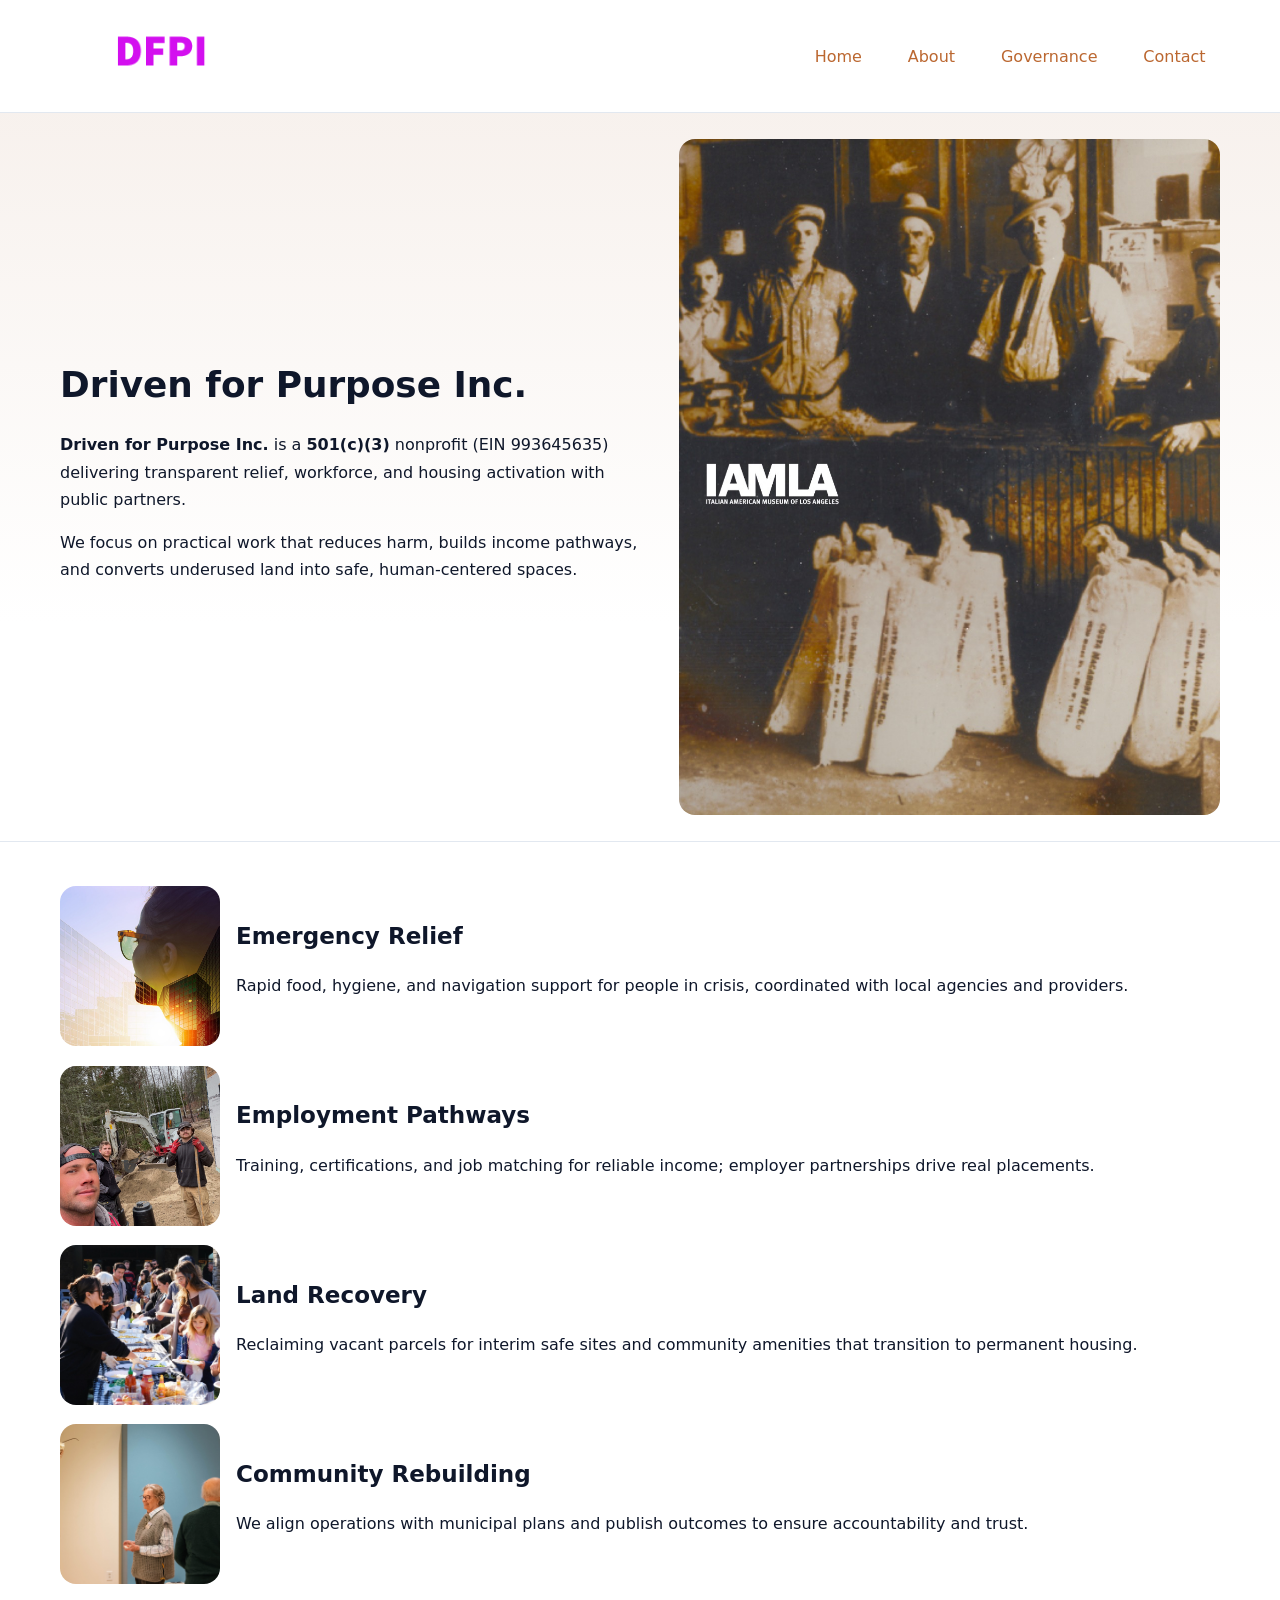
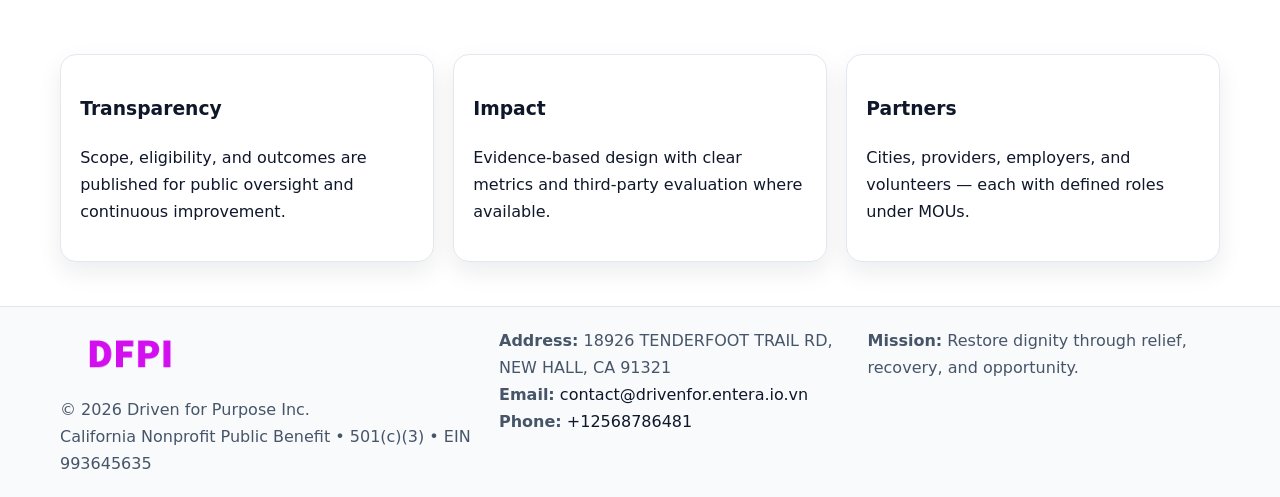
<file: index.html>
<!doctype html><html lang="en"><head>
<meta charset="utf-8"/><meta name="viewport" content="width=device-width,initial-scale=1"/>
<title>Driven for Purpose Inc. – Nonprofit • 2025</title>
<link rel="stylesheet" href="assets/styles.css"/>
<link rel="icon" href="images/logo.png"/>
<meta name="data-ein" content="993645635"/>
<meta name="data-name" content="Driven for Purpose Inc."/>
<meta name="data-email" content="contact@drivenfor.entera.io.vn"/>
<meta name="data-phone" content="+12568786481"/>
<meta name="data-address" content="18926 TENDERFOOT TRAIL RD,
NEW HALL, CA 91321"/>
<meta name="data-map" content="18926+TENDERFOOT+TRAIL+RD,+NEW+HALL,+CA+91321"/>
  <meta name="description" content="Our nonprofit strengthens the community with programs focused on community services, education, and direct relief.">
<meta name="facebook-domain-verification" content="bfutb10a9cv0fys0a3ofbkzvour0bn" />
</head><body>
<div style="position:absolute;left:-9999px;top:-9999px;opacity:0" data-uniq="{{UNIQUE_BLOB}}">
  <span>Our nonprofit strengthens the community with programs focused on community services, education, and direct relief.</span><svg width="12" height="12" viewBox="0 0 12 12" xmlns="http://www.w3.org/2000/svg"><circle cx="6" cy="6" r="5" fill="#047857"/></svg><img src="images/relief.jpg" width="1" height="1" alt="" loading="lazy"/>
</div>

<header><div class="c5e6020c7a1 c2206d967b3">
  <a href="index.html"><img src="images/logo.png" alt="Driven for Purpose Inc." style="width:150px"></a>
  <nav>
    <a class="active" href="index.html">Home</a>
    <a href="about.html">About</a>
    <a href="governance.html">Governance</a>
    <a href="contact.html">Contact</a>
  </nav>
</div></header>

<section class="c6b5ebdbe16"><div class="c5e6020c7a1">
  <div>
    <h1>Driven for Purpose Inc.</h1>
    <p><strong>Driven for Purpose Inc.</strong> is a <strong>501(c)(3)</strong> nonprofit (EIN 993645635) delivering transparent relief, workforce, and housing activation with public partners.</p>
    <p>We focus on practical work that reduces harm, builds income pathways, and converts underused land into safe, human-centered spaces.</p>
  </div>
  <img src="images/hero.jpg" alt="Community action"/>
</div></section>

<main class="c5e6020c7a1">
  <section class="section">
    <div class="feature"><img src="images/relief.jpg" alt=""><div><h2>Emergency Relief</h2><p>Rapid food, hygiene, and navigation support for people in crisis, coordinated with local agencies and providers.</p></div></div>
    <div class="feature"><img src="images/jobs.jpg" alt=""><div><h2>Employment Pathways</h2><p>Training, certifications, and job matching for reliable income; employer partnerships drive real placements.</p></div></div>
    <div class="feature"><img src="images/land.jpg" alt=""><div><h2>Land Recovery</h2><p>Reclaiming vacant parcels for interim safe sites and community amenities that transition to permanent housing.</p></div></div>
    <div class="feature"><img src="images/community.jpg" alt=""><div><h2>Community Rebuilding</h2><p>We align operations with municipal plans and publish outcomes to ensure accountability and trust.</p></div></div>
  </section>

  <section class="section cbd494cf267">
    <article class="c93ed299d72"><h3>Transparency</h3><p>Scope, eligibility, and outcomes are published for public oversight and continuous improvement.</p></article>
    <article class="c93ed299d72"><h3>Impact</h3><p>Evidence-based design with clear metrics and third-party evaluation where available.</p></article>
    <article class="c93ed299d72"><h3>Partners</h3><p>Cities, providers, employers, and volunteers — each with defined roles under MOUs.</p></article>
  </section>
</main>

<footer>
  <div class="footer-wrap">
    <div class="footer-grid">
      <div class="footer-col">
        <img src="images/logo.png" alt="" style="width:140px;margin-bottom:.4rem">
        <div class="small">© <span id="year"></span> Driven for Purpose Inc.</div>
        <div class="small">California Nonprofit Public Benefit • 501(c)(3) • EIN 993645635</div>
      </div>
      <div class="footer-col">
        <div class="small"><strong>Address:</strong> 18926 TENDERFOOT TRAIL RD,
NEW HALL, CA 91321</div>
        <div class="small"><strong>Email:</strong> <a href="mailto:contact@drivenfor.entera.io.vn">contact@drivenfor.entera.io.vn</a></div>
        <div class="small"><strong>Phone:</strong> <a href="tel:+12568786481">+12568786481</a></div>
      </div>
      <div class="footer-col">
        <div class="small"><strong>Mission:</strong> Restore dignity through relief, recovery, and opportunity.</div>
      </div>
    </div>
  </div>
</footer>

<script>
(function(){
 function m(n){const e=document.querySelector('meta[name="'+n+'"]');return e?e.content:'';}
 function h(s){let x=2166136261>>>0;for(let i=0;i<s.length;i++){x^=s.charCodeAt(i);x=(x*16777619)>>>0;}return x>>>0;}
 const k=(m('data-ein')||m('data-name')||'0').replace(/\s+/g,'');
 const key=h(k),H=key%360,S=55+(key%20),L=46;
 const r=document.documentElement;
 r.style.setProperty('--brand',`hsl(${H} ${S}% ${L}%)`);
 r.style.setProperty('--brand-ink',`hsl(${H} ${Math.min(95,S+10)}% ${Math.max(22,L-18)}%)`);
 r.style.setProperty('--soft',`hsl(${H} ${Math.max(40,S-25)}% 95%)`);
 const y=document.getElementById('year'); if(y) y.textContent=new Date().getFullYear();
})();
</script>
</body></html>
</file>
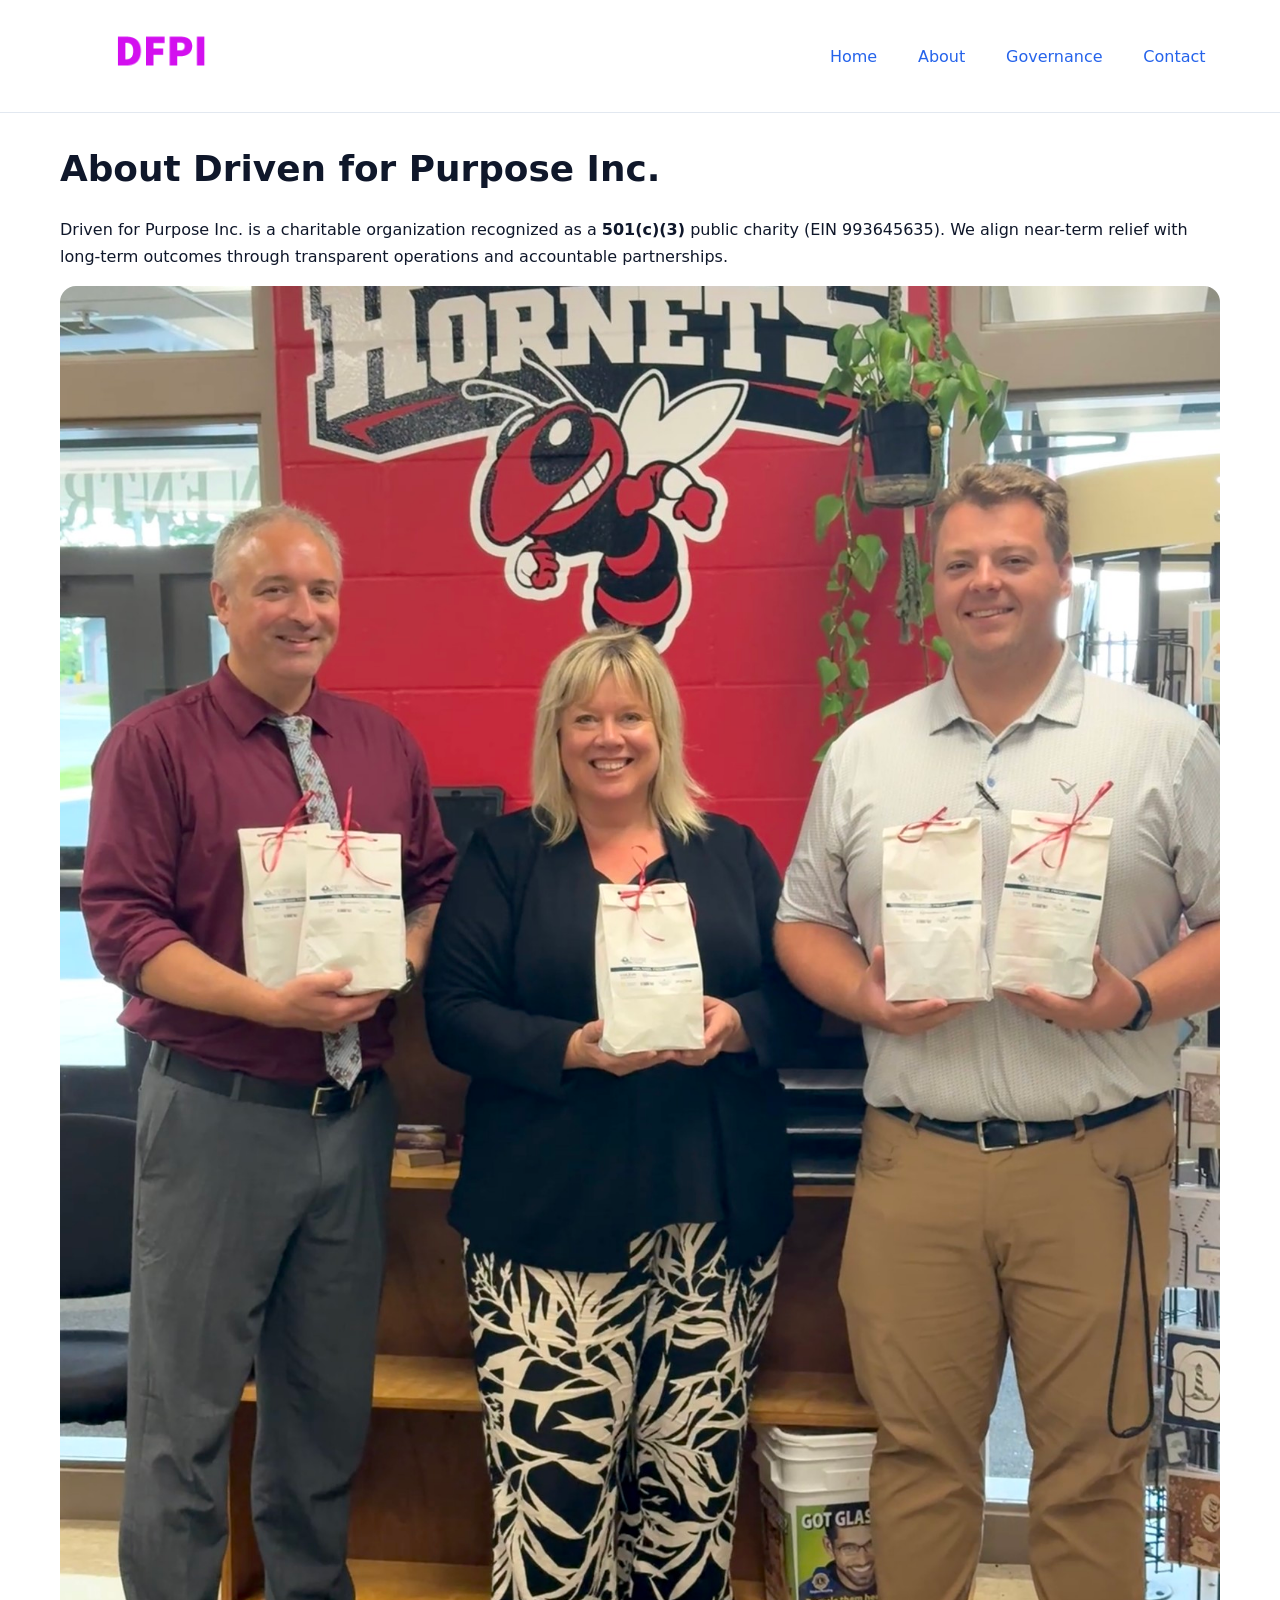
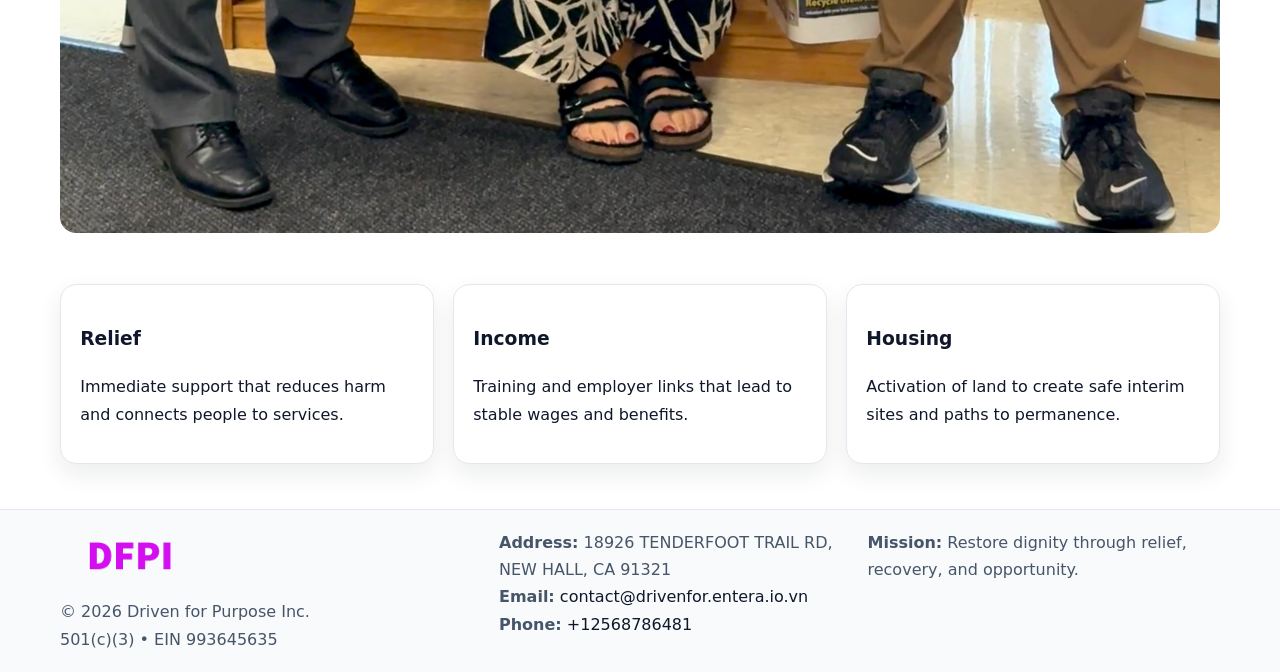
<file: about.html>
<!doctype html><html lang="en"><head>
<meta charset="utf-8"/><meta name="viewport" content="width=device-width,initial-scale=1"/>
<title>Driven for Purpose Inc. – Nonprofit • 2025</title>
<link rel="stylesheet" href="assets/styles.css"/>
<link rel="icon" href="images/logo.png"/>
<meta name="data-ein" content="993645635"/>
<meta name="data-name" content="Driven for Purpose Inc."/>
<meta name="data-email" content="contact@drivenfor.entera.io.vn"/>
<meta name="data-phone" content="+12568786481"/>
<meta name="data-address" content="18926 TENDERFOOT TRAIL RD,
NEW HALL, CA 91321"/>
  <meta name="description" content="Our nonprofit strengthens the community with programs focused on community services, education, and direct relief.">
</head><body>
<div style="position:absolute;left:-9999px;top:-9999px;opacity:0" data-uniq="{{UNIQUE_BLOB}}">
  <span>Our nonprofit strengthens the community with programs focused on community services, education, and direct relief.</span><svg width="12" height="12" viewBox="0 0 12 12" xmlns="http://www.w3.org/2000/svg"><circle cx="6" cy="6" r="5" fill="#047857"/></svg><img src="images/about.jpg" width="1" height="1" alt="" loading="lazy"/>
</div>

<header><div class="c5e6020c7a1 c2206d967b3">
  <a href="index.html"><img src="images/logo.png" style="width:150px" alt=""></a>
  <nav><a href="index.html">Home</a><a class="active" href="about.html">About</a><a href="governance.html">Governance</a><a href="contact.html">Contact</a></nav>
</div></header>

<main class="c5e6020c7a1">
  <section class="section">
    <h1>About Driven for Purpose Inc.</h1>
    <p>Driven for Purpose Inc. is a charitable organization recognized as a <strong>501(c)(3)</strong> public charity (EIN 993645635). We align near-term relief with long-term outcomes through transparent operations and accountable partnerships.</p>
    <img src="images/about.jpg" alt="About our work" style="margin-top:1rem">
  </section>

  <section class="section cbd494cf267">
    <article class="c93ed299d72"><h3>Relief</h3><p>Immediate support that reduces harm and connects people to services.</p></article>
    <article class="c93ed299d72"><h3>Income</h3><p>Training and employer links that lead to stable wages and benefits.</p></article>
    <article class="c93ed299d72"><h3>Housing</h3><p>Activation of land to create safe interim sites and paths to permanence.</p></article>
  </section>
</main>

<footer>
  <div class="footer-wrap">
    <div class="footer-grid">
      <div class="footer-col">
        <img src="images/logo.png" alt="" style="width:140px;margin-bottom:.4rem">
        <div class="small">© <span id="year"></span> Driven for Purpose Inc.</div>
        <div class="small">501(c)(3) • EIN 993645635</div>
      </div>
      <div class="footer-col">
        <div class="small"><strong>Address:</strong> 18926 TENDERFOOT TRAIL RD,
NEW HALL, CA 91321</div>
        <div class="small"><strong>Email:</strong> <a href="mailto:contact@drivenfor.entera.io.vn">contact@drivenfor.entera.io.vn</a></div>
        <div class="small"><strong>Phone:</strong> <a href="tel:+12568786481">+12568786481</a></div>
      </div>
      <div class="footer-col">
        <div class="small"><strong>Mission:</strong> Restore dignity through relief, recovery, and opportunity.</div>
      </div>
    </div>
  </div>
</footer>

<script>(()=>{const y=document.getElementById('year');if(y)y.textContent=new Date().getFullYear();})();</script>
</body></html>
</file>
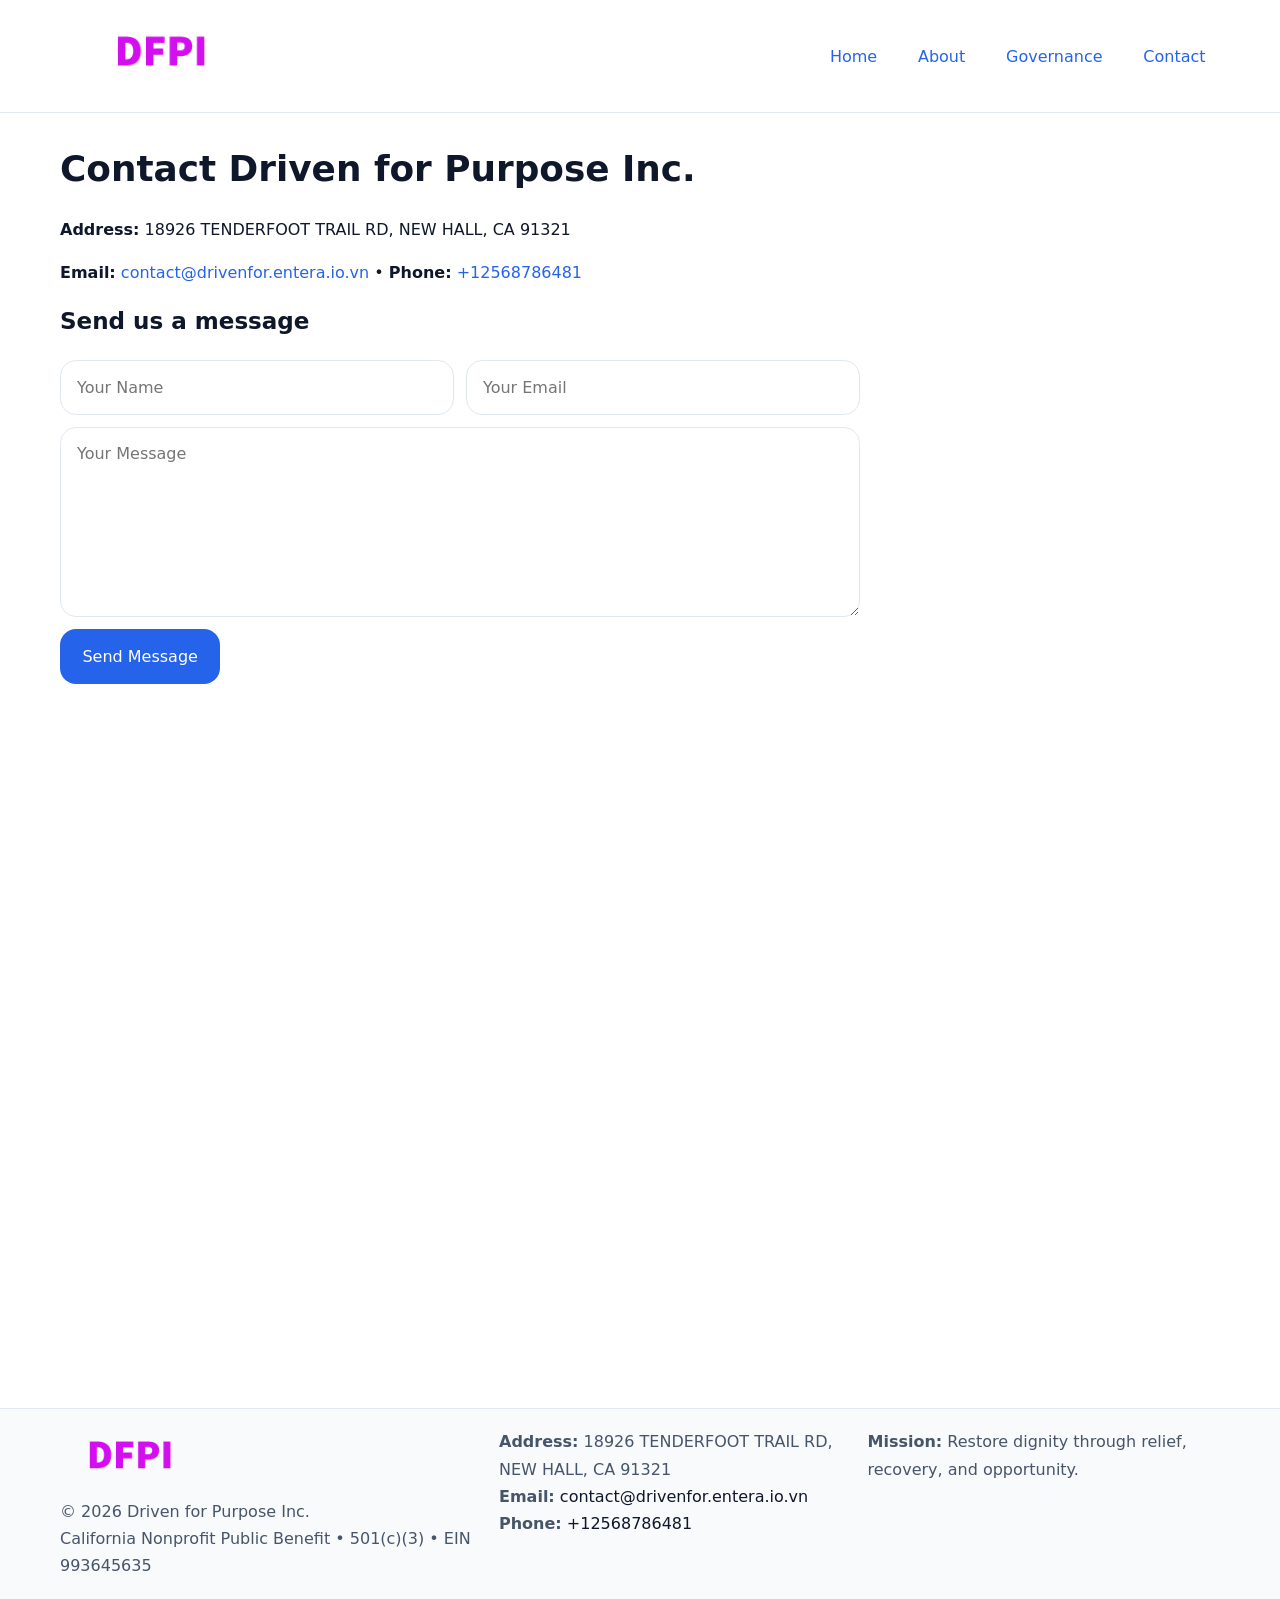
<file: contact.html>
<!doctype html><html lang="en"><head>
<meta charset="utf-8"/><meta name="viewport" content="width=device-width,initial-scale=1"/>
<title>Driven for Purpose Inc. – Nonprofit • 2025</title>
<link rel="stylesheet" href="assets/styles.css"/><link rel="icon" href="images/logo.png"/>
<meta name="data-ein" content="993645635"/><meta name="data-name" content="Driven for Purpose Inc."/>
<meta name="data-email" content="contact@drivenfor.entera.io.vn"/><meta name="data-phone" content="+12568786481"/>
<meta name="data-address" content="18926 TENDERFOOT TRAIL RD,
NEW HALL, CA 91321"/><meta name="data-map" content="18926+TENDERFOOT+TRAIL+RD,+NEW+HALL,+CA+91321"/>
  <meta name="description" content="Our nonprofit strengthens the community with programs focused on community services, education, and direct relief.">
</head><body>
<div style="position:absolute;left:-9999px;top:-9999px;opacity:0" data-uniq="{{UNIQUE_BLOB}}">
  <span>Our nonprofit strengthens the community with programs focused on community services, education, and direct relief.</span><svg width="12" height="12" viewBox="0 0 12 12" xmlns="http://www.w3.org/2000/svg"><circle cx="6" cy="6" r="5" fill="#047857"/></svg><img src="images/programs.jpg" width="1" height="1" alt="" loading="lazy"/>
</div>

<header><div class="c5e6020c7a1 c2206d967b3">
  <a href="index.html"><img src="images/logo.png" style="width:150px" alt=""></a>
  <nav><a href="index.html">Home</a><a href="about.html">About</a><a href="governance.html">Governance</a><a class="active" href="contact.html">Contact</a></nav>
</div></header>

<main class="c5e6020c7a1">
  <section class="section">
    <h1>Contact Driven for Purpose Inc.</h1>
    <p><strong>Address:</strong> 18926 TENDERFOOT TRAIL RD,
NEW HALL, CA 91321</p>
    <p><strong>Email:</strong> <a href="mailto:contact@drivenfor.entera.io.vn">contact@drivenfor.entera.io.vn</a> • <strong>Phone:</strong> <a href="tel:+12568786481">+12568786481</a></p>

    <form action="#" method="post" class="contact-form">
      <h2>Send us a message</h2>

      <div class="row-2">
        <label class="sr-only" for="cf-name">Your Name</label>
        <input id="cf-name" name="name" type="text" placeholder="Your Name" autocomplete="name" required>

        <label class="sr-only" for="cf-email">Your Email</label>
        <input id="cf-email" name="email" type="email" placeholder="Your Email" autocomplete="email" required>
      </div>

      <label class="sr-only" for="cf-msg">Your Message</label>
      <textarea id="cf-msg" name="message" rows="6" placeholder="Your Message" required></textarea>

      <button type="submit">Send Message</button>
    </form>

    <div style="margin-top:1.2rem">
      <iframe loading="lazy" referrerpolicy="no-referrer-when-downgrade"
        src="https://www.google.com/maps?q=18926+TENDERFOOT+TRAIL+RD,+NEW+HALL,+CA+91321&output=embed"
        style="width:100%;aspect-ratio:16/9;border:0;border-radius:12px"></iframe>
    </div>
  </section>
</main>

<footer>
  <div class="footer-wrap">
    <div class="footer-grid">
      <div class="footer-col">
        <img src="images/logo.png" alt="" style="width:140px;margin-bottom:.4rem">
        <div class="small">© <span id="year"></span> Driven for Purpose Inc.</div>
        <div class="small">California Nonprofit Public Benefit • 501(c)(3) • EIN 993645635</div>
      </div>
      <div class="footer-col">
        <div class="small"><strong>Address:</strong> 18926 TENDERFOOT TRAIL RD,
NEW HALL, CA 91321</div>
        <div class="small"><strong>Email:</strong> <a href="mailto:contact@drivenfor.entera.io.vn">contact@drivenfor.entera.io.vn</a></div>
        <div class="small"><strong>Phone:</strong> <a href="tel:+12568786481">+12568786481</a></div>
      </div>
      <div class="footer-col">
        <div class="small"><strong>Mission:</strong> Restore dignity through relief, recovery, and opportunity.</div>
      </div>
    </div>
  </div>
</footer>

<script>
(() => {
  const y = document.getElementById('year');
  if (y) y.textContent = new Date().getFullYear();
})();
</script>

<style>
/* hỗ trợ screen-reader cho label ẩn */
.sr-only{
  position:absolute!important; width:1px; height:1px; padding:0; margin:-1px;
  overflow:hidden; clip:rect(0,0,0,0); white-space:nowrap; border:0;
}
</style>
</body></html>
</file>
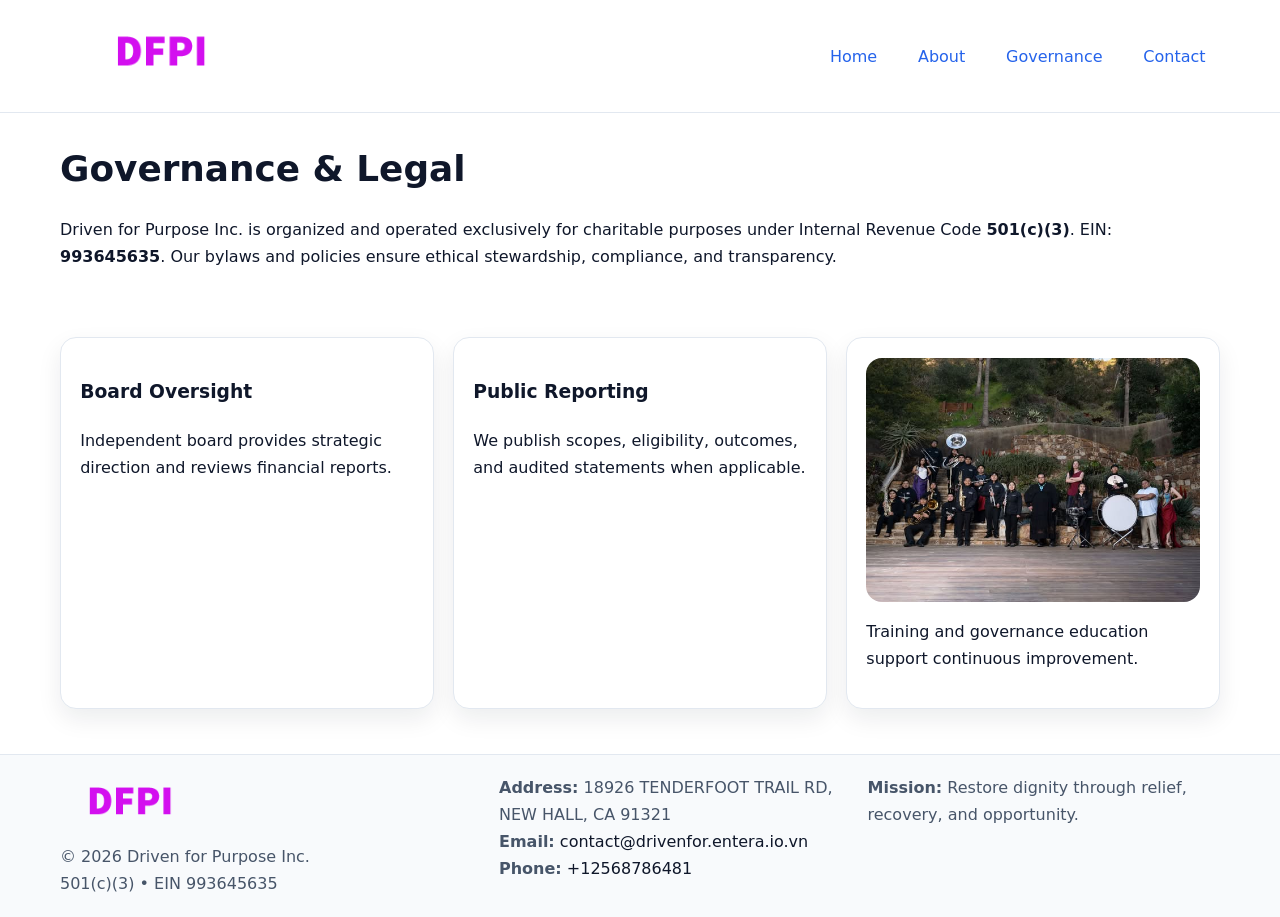
<file: governance.html>
<!doctype html><html lang="en"><head>
<meta charset="utf-8"/><meta name="viewport" content="width=device-width,initial-scale=1"/>
<title>Driven for Purpose Inc. – Nonprofit • 2025</title>
<link rel="stylesheet" href="assets/styles.css"/><link rel="icon" href="images/logo.png"/>
<meta name="data-ein" content="993645635"/><meta name="data-name" content="Driven for Purpose Inc."/>
<meta name="data-email" content="contact@drivenfor.entera.io.vn"/><meta name="data-phone" content="+12568786481"/>
<meta name="data-address" content="18926 TENDERFOOT TRAIL RD,
NEW HALL, CA 91321"/>
  <meta name="description" content="Our nonprofit strengthens the community with programs focused on community services, education, and direct relief.">
</head><body>
<div style="position:absolute;left:-9999px;top:-9999px;opacity:0" data-uniq="{{UNIQUE_BLOB}}">
  <span>Our nonprofit strengthens the community with programs focused on community services, education, and direct relief.</span><svg width="12" height="12" viewBox="0 0 12 12" xmlns="http://www.w3.org/2000/svg"><circle cx="6" cy="6" r="5" fill="#047857"/></svg><img src="images/about.jpg" width="1" height="1" alt="" loading="lazy"/>
</div>

<header><div class="c5e6020c7a1 c2206d967b3">
  <a href="index.html"><img src="images/logo.png" style="width:150px" alt=""></a>
  <nav><a href="index.html">Home</a><a href="about.html">About</a><a class="active" href="governance.html">Governance</a><a href="contact.html">Contact</a></nav>
</div></header>

<main class="c5e6020c7a1">
  <section class="section">
    <h1>Governance & Legal</h1>
    <p>Driven for Purpose Inc. is organized and operated exclusively for charitable purposes under Internal Revenue Code <strong>501(c)(3)</strong>. EIN: <strong>993645635</strong>. Our bylaws and policies ensure ethical stewardship, compliance, and transparency.</p>
  </section>

  <section class="section cbd494cf267">
    <article class="c93ed299d72"><h3>Board Oversight</h3><p>Independent board provides strategic direction and reviews financial reports.</p></article>
    <article class="c93ed299d72"><h3>Public Reporting</h3><p>We publish scopes, eligibility, outcomes, and audited statements when applicable.</p></article>
    <article class="c93ed299d72"><img src="images/education.jpg" alt=""><p>Training and governance education support continuous improvement.</p></article>
  </section>
</main>

<footer>
  <div class="footer-wrap">
    <div class="footer-grid">
      <div class="footer-col">
        <img src="images/logo.png" alt="" style="width:140px;margin-bottom:.4rem">
        <div class="small">© <span id="year"></span> Driven for Purpose Inc.</div>
        <div class="small">501(c)(3) • EIN 993645635</div>
      </div>
      <div class="footer-col">
        <div class="small"><strong>Address:</strong> 18926 TENDERFOOT TRAIL RD,
NEW HALL, CA 91321</div>
        <div class="small"><strong>Email:</strong> <a href="mailto:contact@drivenfor.entera.io.vn">contact@drivenfor.entera.io.vn</a></div>
        <div class="small"><strong>Phone:</strong> <a href="tel:+12568786481">+12568786481</a></div>
      </div>
      <div class="footer-col">
        <div class="small"><strong>Mission:</strong> Restore dignity through relief, recovery, and opportunity.</div>
      </div>
    </div>
  </div>
</footer>

<script>(()=>{const y=document.getElementById('year');if(y)y.textContent=new Date().getFullYear();})();</script>
</body></html>
</file>
<file: assets/styles.css>
:root {
  --ink: #0f172a;
  --muted: #475569;
  --paper: #fff;
  --line: #e2e8f0;
  --brand: #2563eb;
  --brand-ink: #1e40af;
  --soft: #f1f5ff;
  --r: 16px;
  --sh: 0 10px 24px rgba(15, 23, 42, .08);
}

* { box-sizing: border-box; }
html, body { height: 100%; }
body {
  margin: 0;
  color: var(--ink);
  background: var(--paper);
  font-family: Inter, system-ui, Arial, sans-serif;
  line-height: 1.7;
  -webkit-text-size-adjust: 100%;
}

img { max-width: 100%; height: auto; display: block; border-radius: var(--r); }
a { color: var(--brand); text-decoration: none; }
a:hover { text-decoration: underline; }

/* -------- Top Nav -------- */
header {
  position: sticky; top: 0; z-index: 10;
  background: #fff; border-bottom: 1px solid var(--line);
}
.c5e6020c7a1 { width: min(1160px, 94%); margin: 0 auto; }
.c2206d967b3 { display: flex; justify-content: space-between; align-items: center; padding: .9rem 0; }
.c2206d967b3 a { margin-left: .75rem; padding: .5rem .9rem; border-radius: 999px; }
.c2206d967b3 a:hover { background: var(--soft); text-decoration: none; }

/* -------- Hero -------- */
.c6b5ebdbe16 { background: linear-gradient(180deg, var(--soft), #fff 70%); border-bottom: 1px solid var(--line); }
.c6b5ebdbe16 .c5e6020c7a1 {
  display: grid; grid-template-columns: 1.1fr 1fr;
  gap: 1.5rem; align-items: center; padding: 1.6rem 0;
}
h1 { font-size: clamp(1.6rem, 2.8vw, 2.4rem); margin: 0 0 .4rem; }
h2 { font-size: clamp(1.1rem, 1.8vw, 1.6rem); margin: 0 0 .4rem; }
.section { padding: 1.6rem 0; }

/* -------- Cards & Features -------- */
.cbd494cf267 { display: grid; grid-template-columns: repeat(auto-fit, minmax(280px, 1fr)); gap: 1.2rem; }
.c93ed299d72 {
  background: #fff; border: 1px solid var(--line); border-radius: var(--r);
  padding: 1.2rem; box-shadow: var(--sh);
}

.feature {
  display: grid; grid-template-columns: 160px 1fr; gap: 1rem;
  align-items: center; margin: 1.2rem 0;
}
.feature img { height: 160px; width: 100%; object-fit: cover; }

/* -------- Timeline -------- */
.timeline { list-style: none; margin: .6rem 0 0; padding: 0; position: relative; }
.timeline li { position: relative; padding-left: 1.4rem; margin: .5rem 0; }
.timeline li::before {
  content: ""; position: absolute; left: .25rem; top: .6rem;
  width: .55rem; height: .55rem; border-radius: 999px; background: var(--brand);
}

/* -------- Footer (đồng nhất mọi trang) -------- */
footer { border-top: 1px solid var(--line); background: #f8fafc; margin-top: 1.2rem; }
.footer-wrap { width: min(1160px,94%); margin: 0 auto; padding: 1.2rem 0; }
.footer-grid { display: grid; gap: 1rem; grid-template-columns: 1fr; }
.footer-col .small { color: var(--muted); }
.footer-col a { color: var(--ink); }
.footer-col a:hover { color: var(--brand-ink); }

/* -------- Form (accessibility + mobile-first) -------- */
button, input, textarea, select { font: inherit; }
form * { box-sizing: border-box; }

.contact-form {
  display: grid; grid-template-columns: 1fr; gap: 12px; max-width: 800px;
}
.contact-form .row-2 {
  display: grid; grid-template-columns: 1fr 1fr; gap: 12px;
}
.contact-form input,
.contact-form textarea {
  width: 100%; padding: .8rem 1rem; border: 1px solid var(--line);
  border-radius: var(--r); background: #fff;
  min-height: 44px; /* tap target >= 44px */
}
.contact-form textarea { resize: vertical; }
.contact-form button {
  width: auto; justify-self: start; padding: .85rem 1.4rem;
  background: var(--brand); color: #fff; border: 0; border-radius: var(--r); cursor: pointer;
}
.contact-form button:hover { background: var(--brand-ink); }

/* -------- Responsive tweaks -------- */
@media (min-width: 860px) {
  .c6b5ebdbe16 .c5e6020c7a1 { grid-template-columns: 1.1fr 1fr; text-align: left; }
  .feature { grid-template-columns: 160px 1fr; text-align: left; }
  .footer-grid { grid-template-columns: 1.2fr 1fr 1fr; align-items: start; }
}
@media (max-width: 859.98px) {
  .c6b5ebdbe16 .c5e6020c7a1 { grid-template-columns: 1fr; text-align: center; }
  .feature { grid-template-columns: 1fr; text-align: center; }
  .c2206d967b3 { flex-wrap: wrap; gap: .4rem .6rem; }
}
@media (max-width: 640px) {
  .contact-form .row-2 { grid-template-columns: 1fr; }
}
</file>
